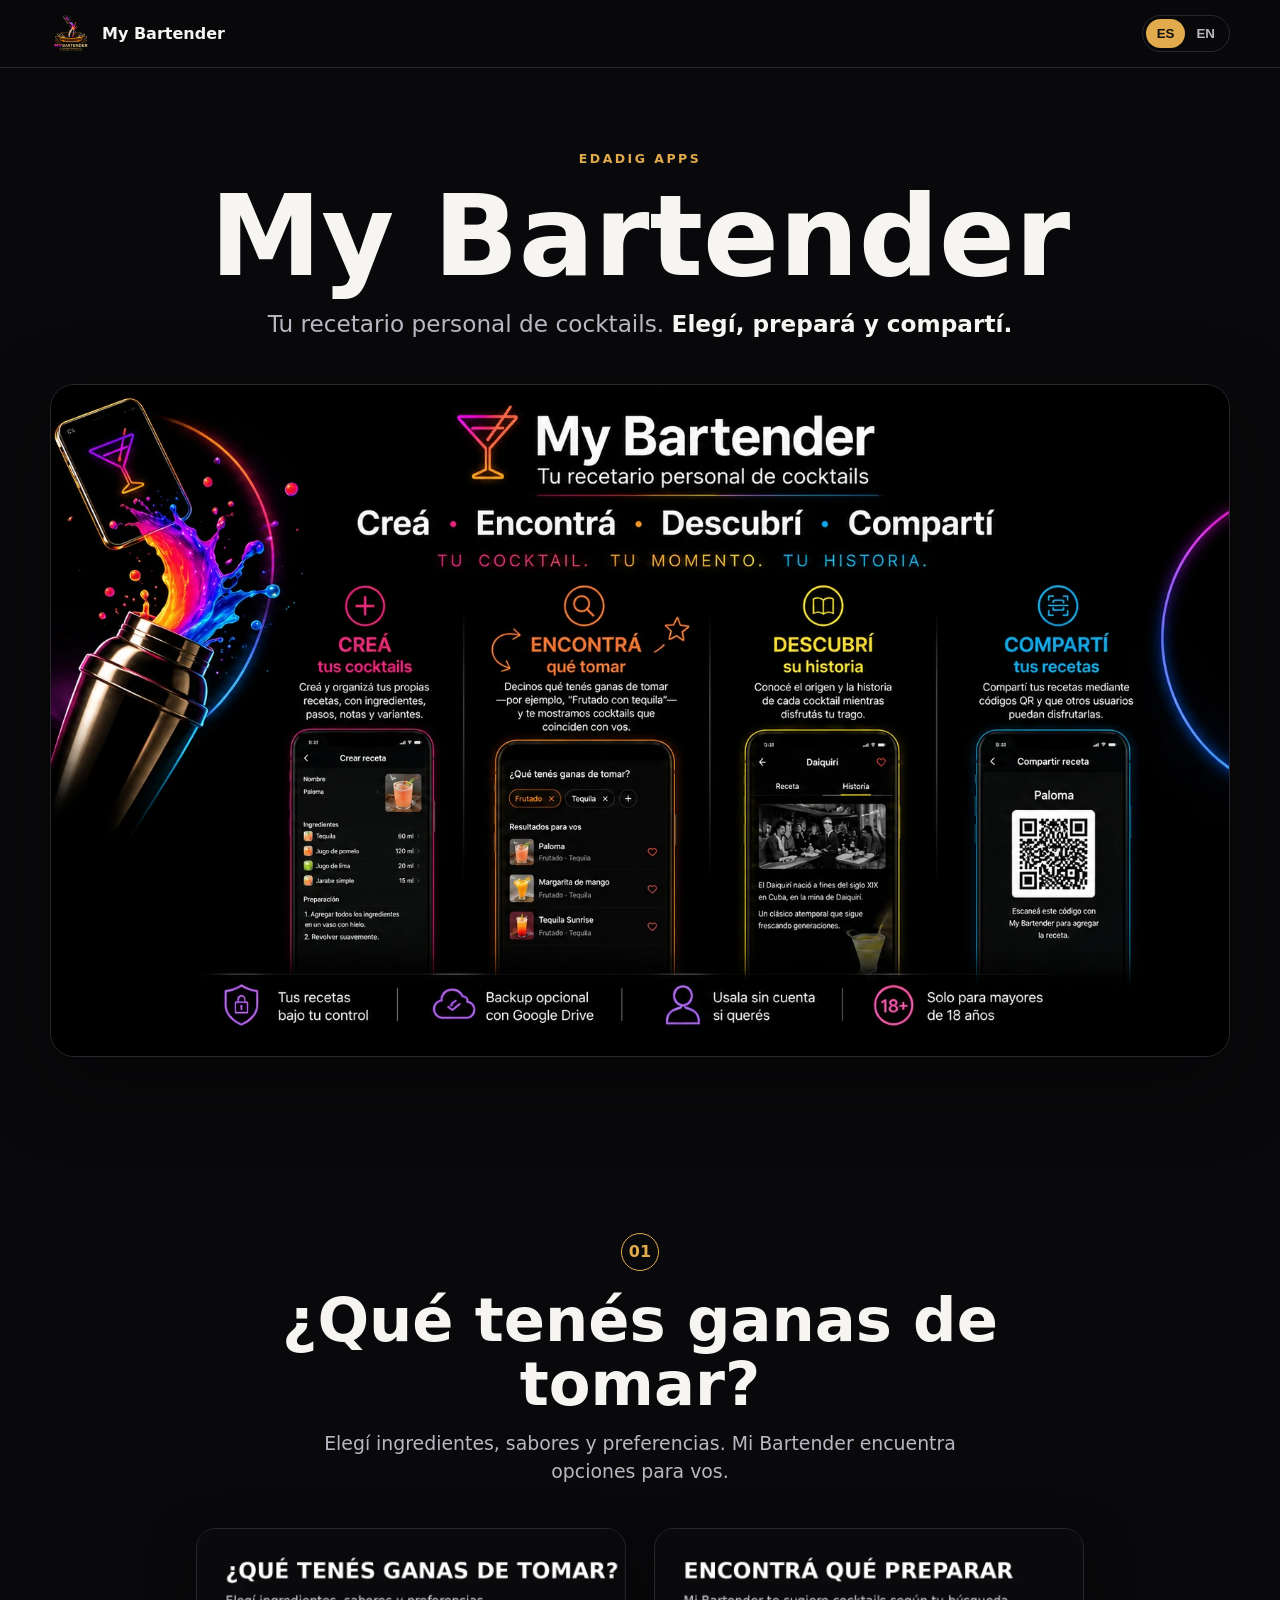
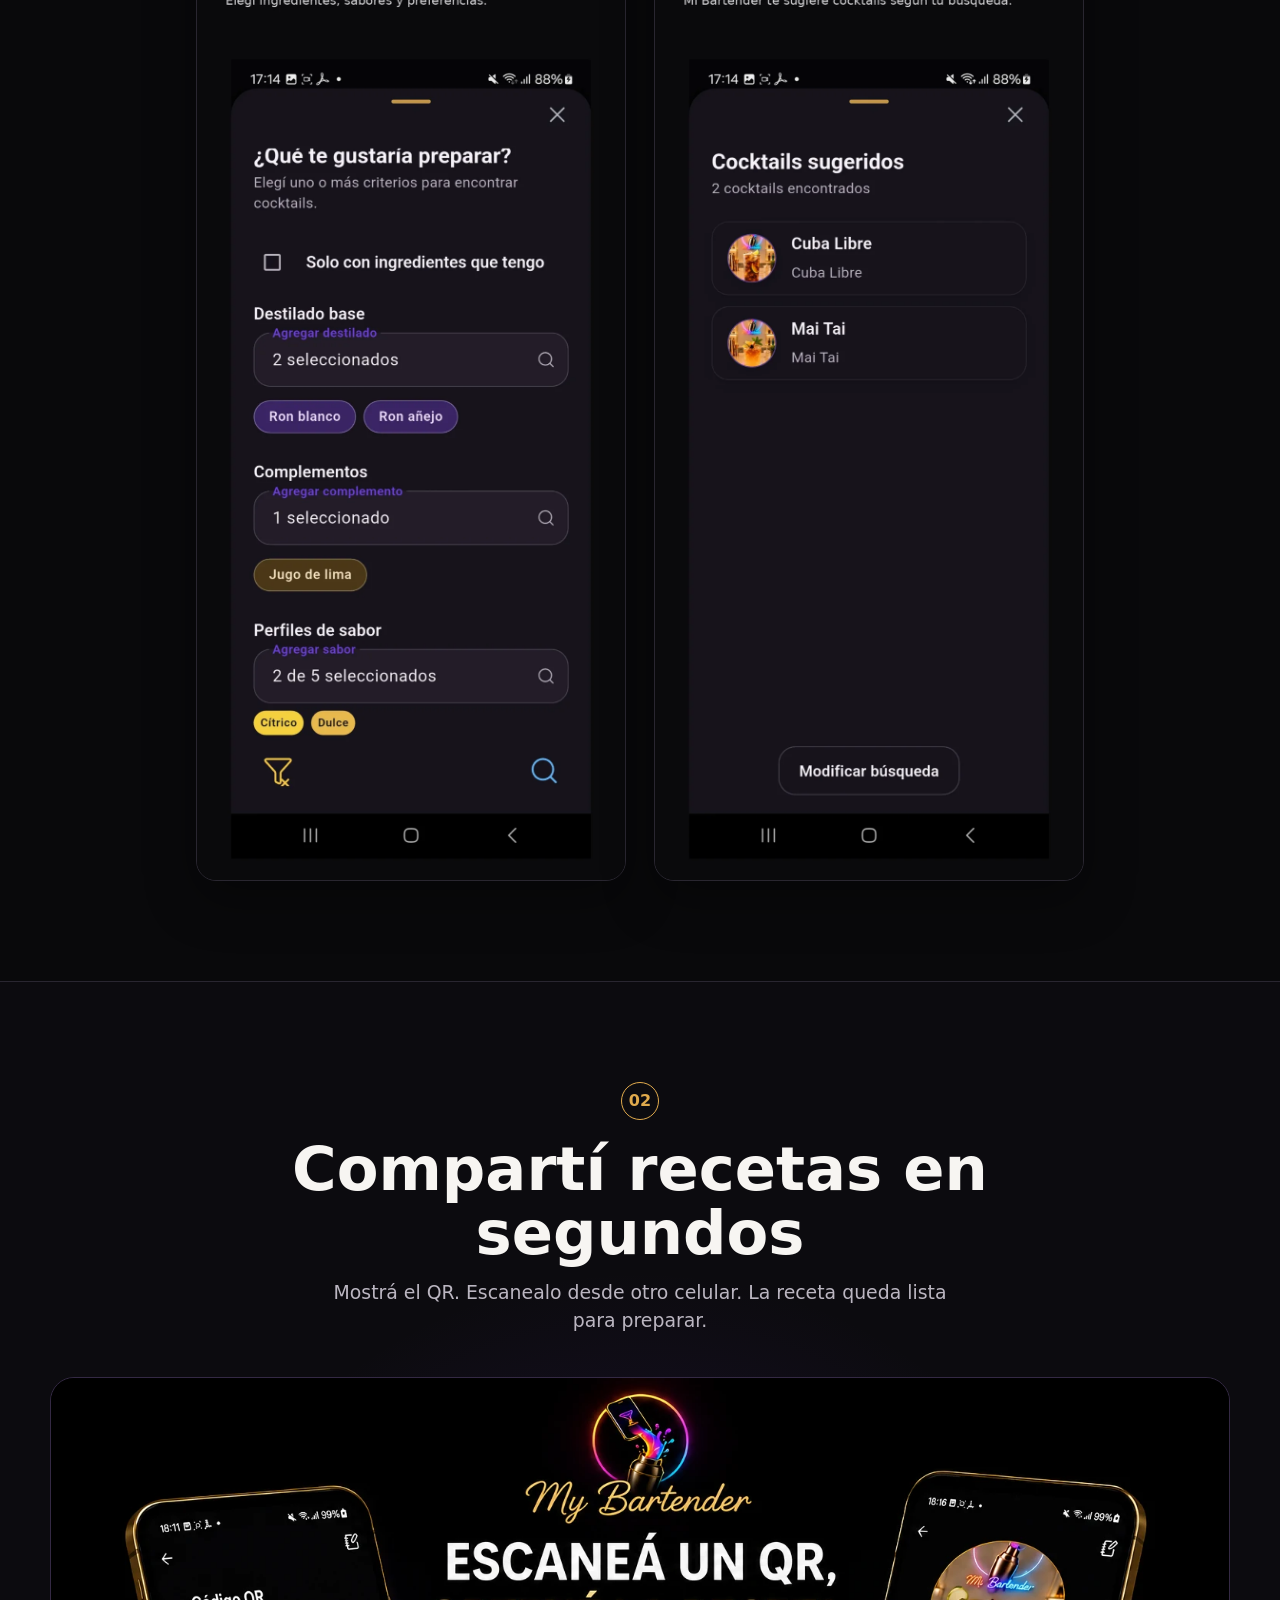
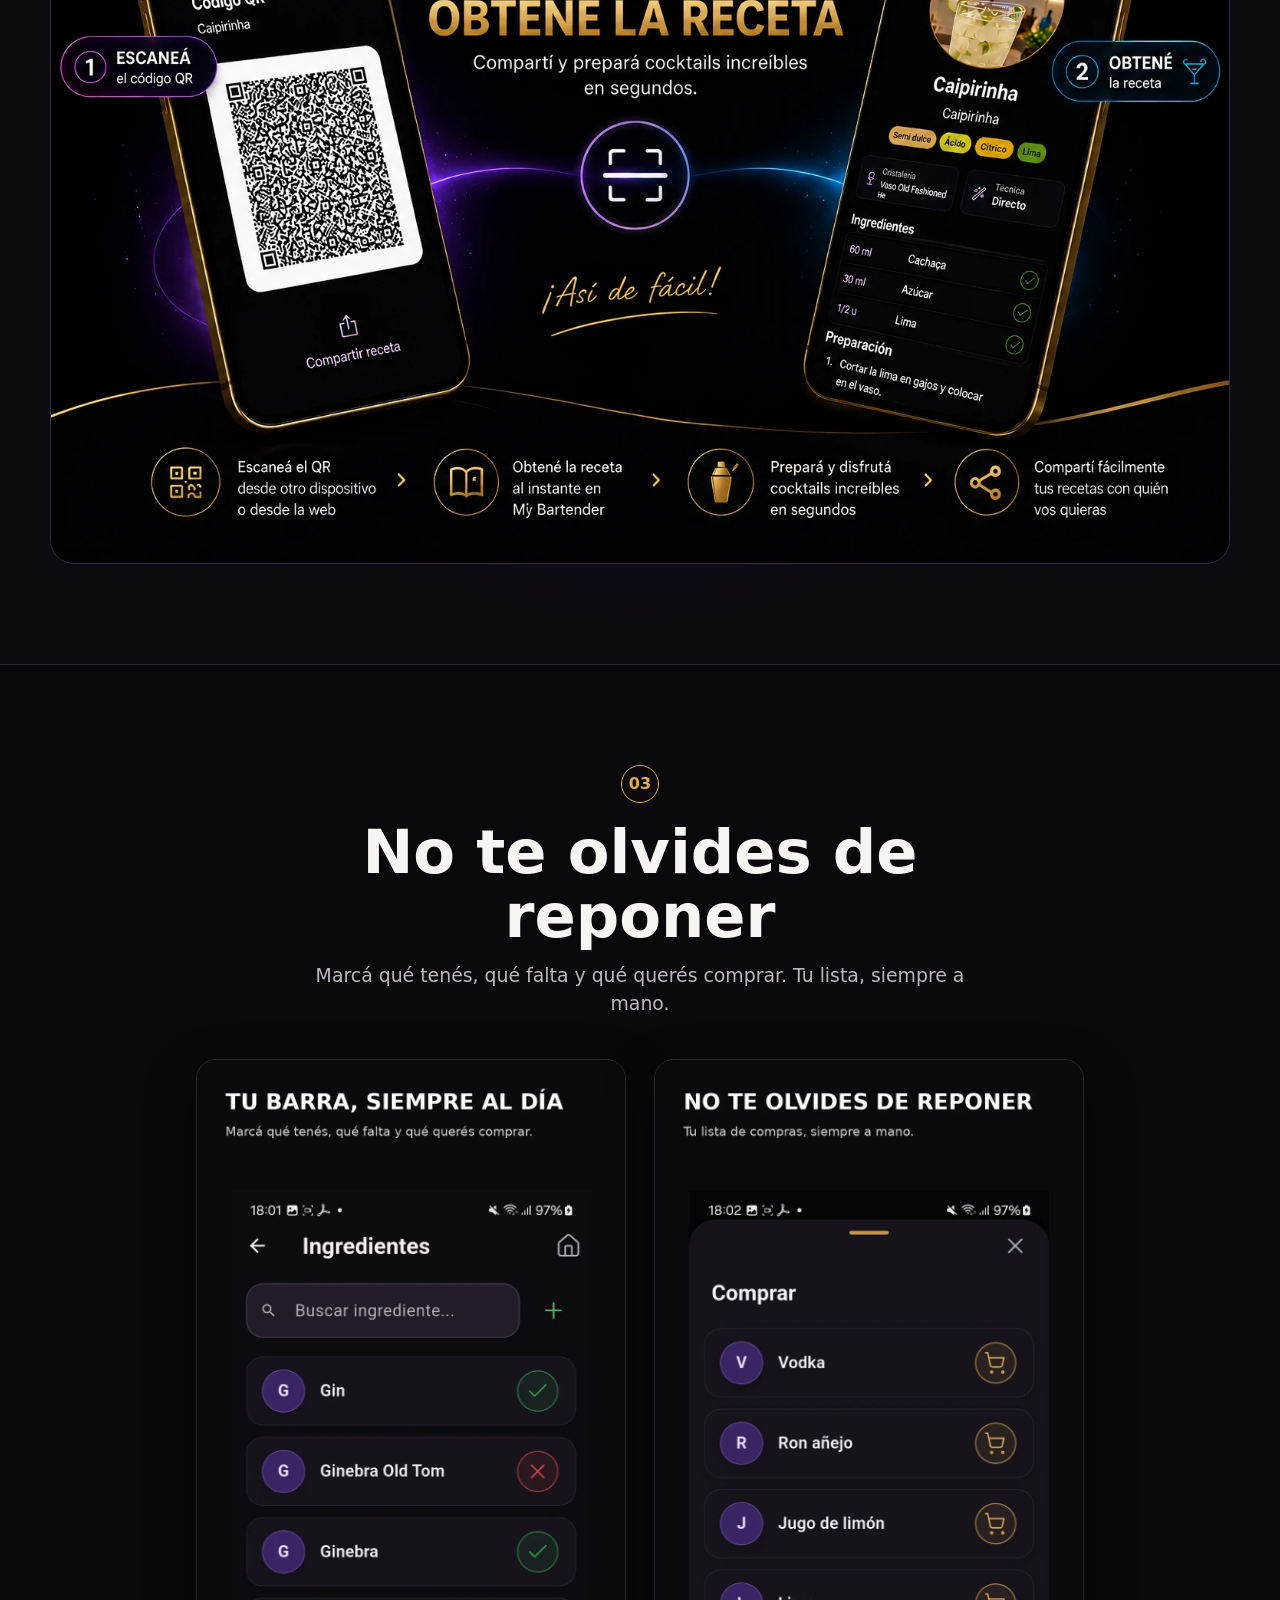
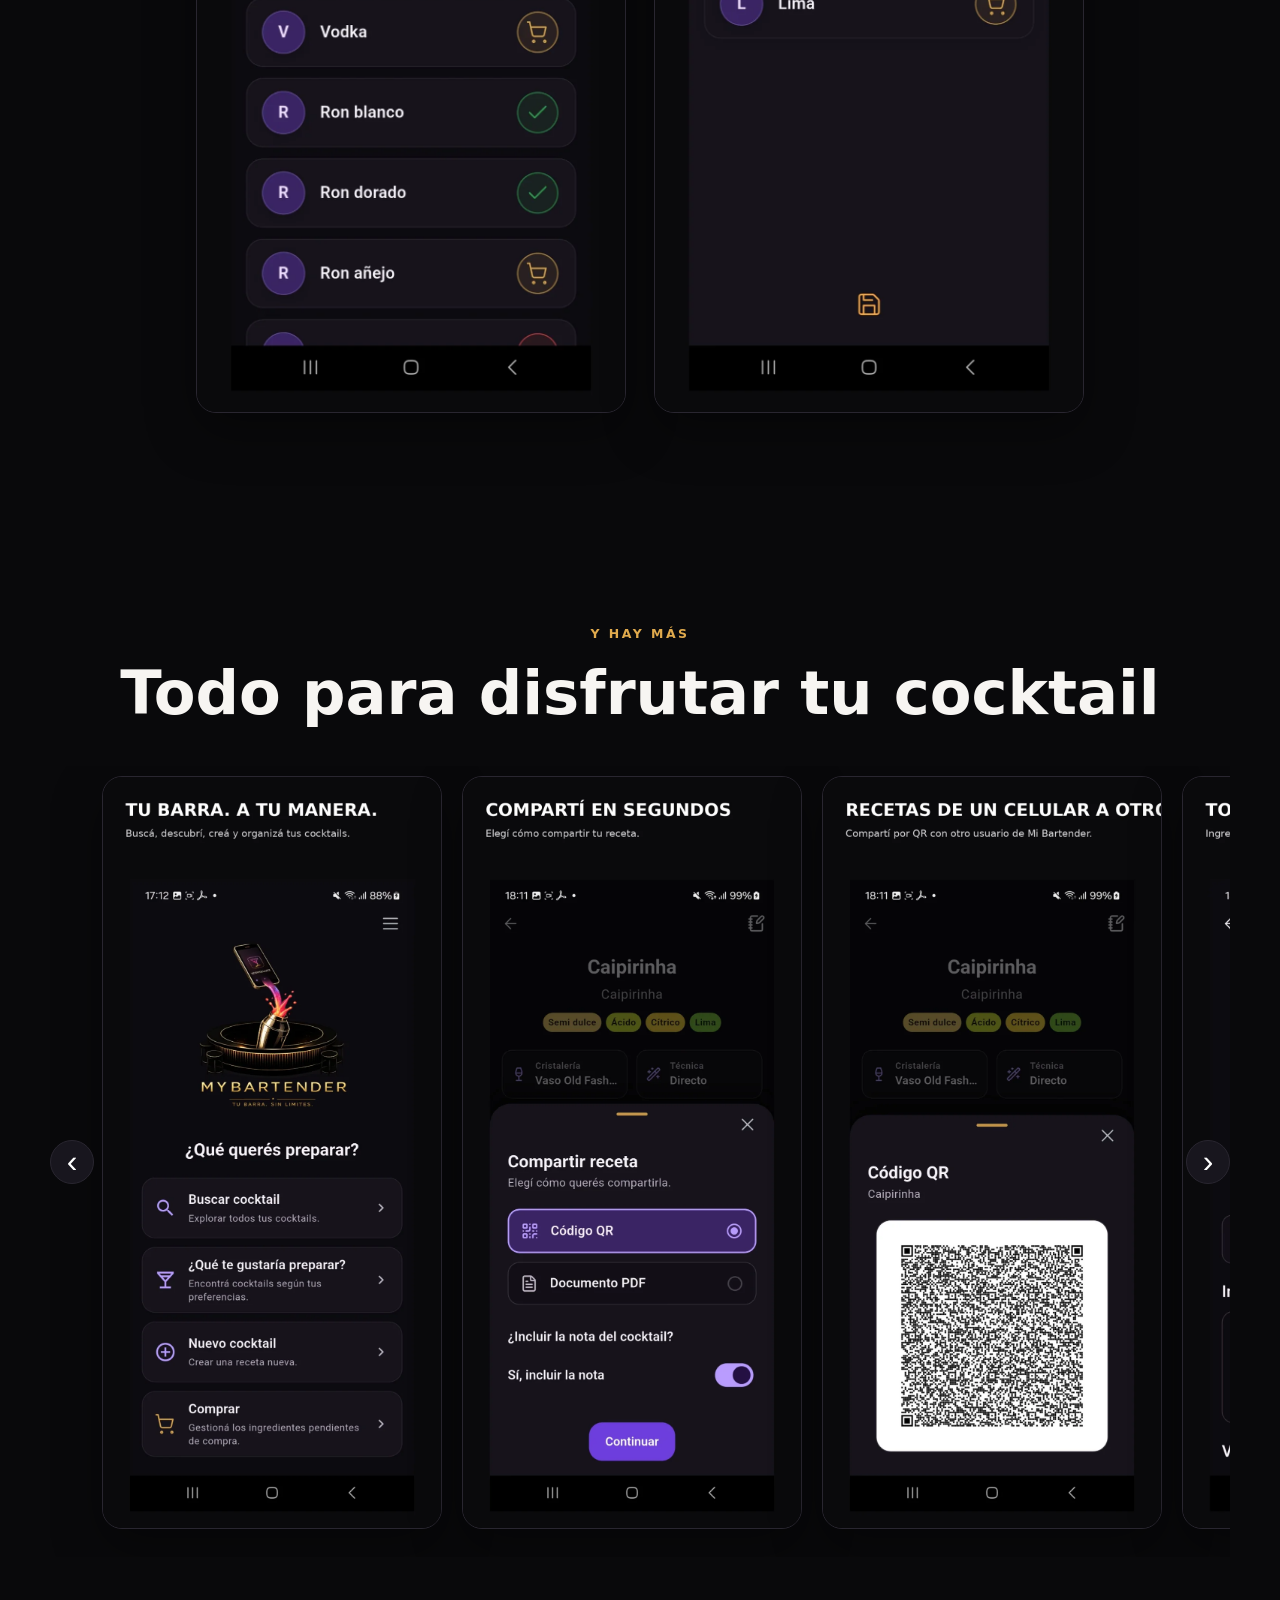
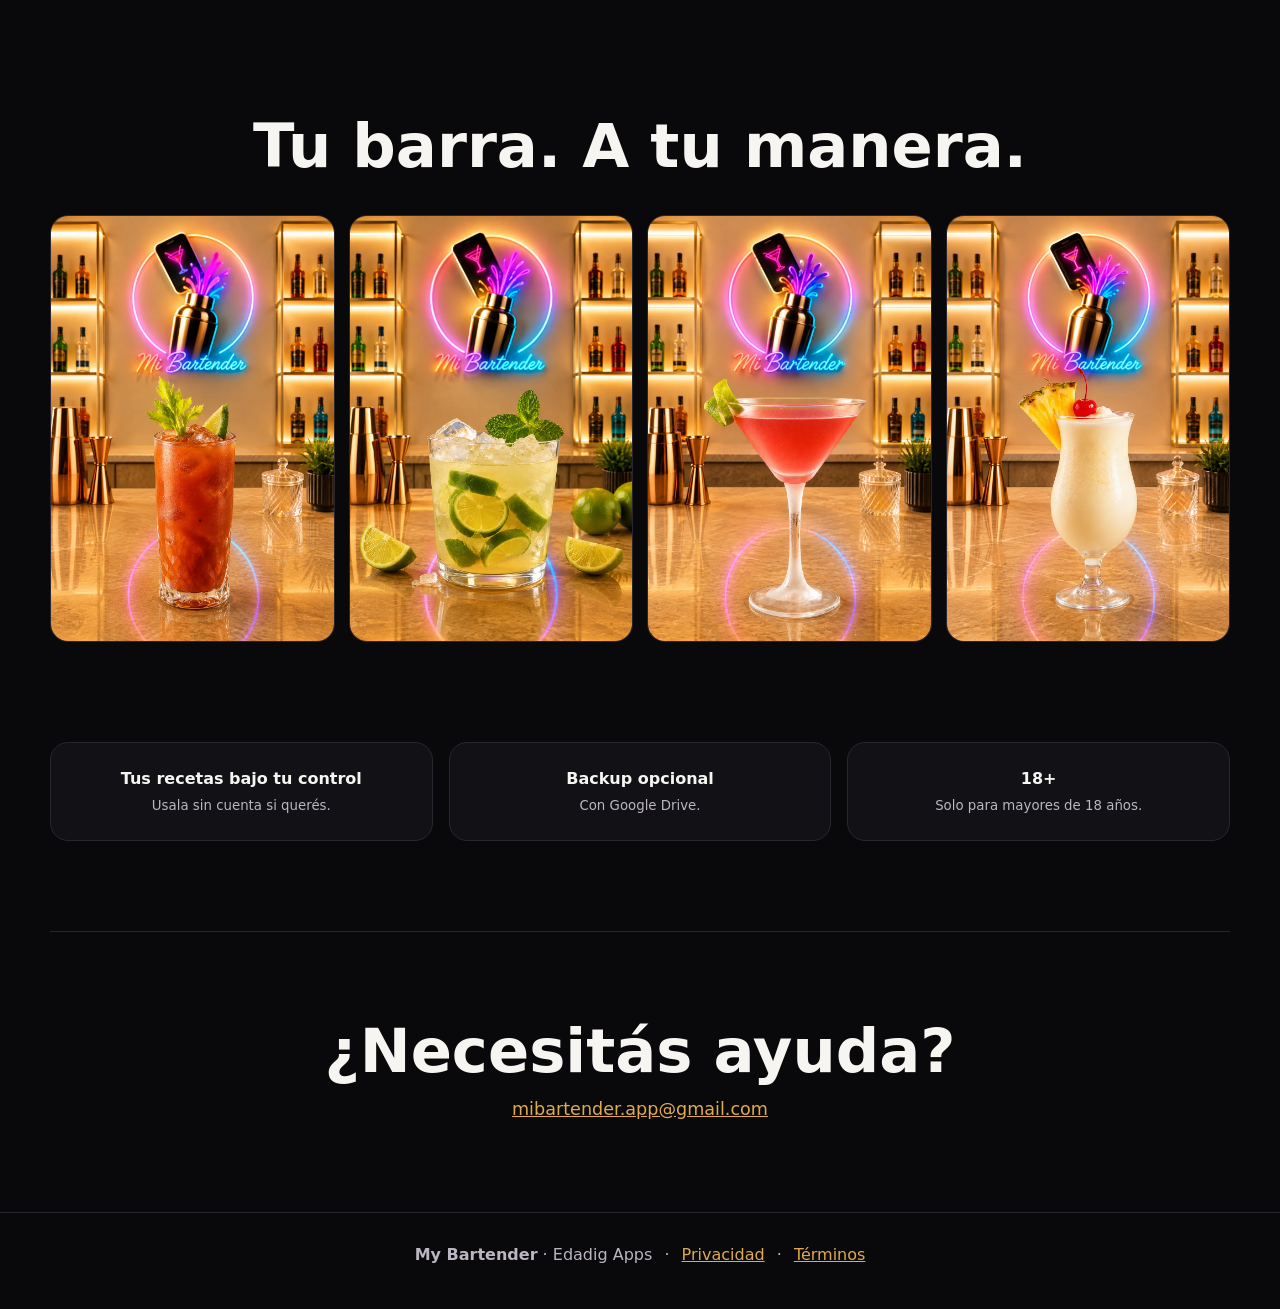
<file: index.html>
<!doctype html>
<html lang="es">
<head>
  <meta charset="utf-8">
  <meta name="viewport" content="width=device-width,initial-scale=1">
  <meta name="description" content="My Bartender: encontrá qué cocktail preparar, compartí recetas y mantené tu lista de compras siempre a mano.">
  <title>My Bartender | Tu barra, sin límites</title>
  <link rel="stylesheet" href="styles.css">
</head>
<body>
<header class="topbar">
  <a class="mini-brand" href="#top"><img src="assets/logo.webp" alt="My Bartender"><span>My Bartender</span></a>
  <div class="lang" role="group" aria-label="Idioma"><button class="active" data-lang="es">ES</button><button data-lang="en">EN</button></div>
</header>
<main id="top">
  <section class="hero wrap">
    <p class="eyebrow">EDADIG APPS</p>
    <h1>My Bartender</h1>
    <p class="hero-line" data-i18n="hero">Tu recetario personal de cocktails. <strong>Elegí, prepará y compartí.</strong></p>
    <img class="flow" src="assets/flow.webp" alt="My Bartender: creá, encontrá, descubrí y compartí cocktails">
  </section>

  <section class="pillar wrap">
    <div class="pillar-copy"><span>01</span><h2 data-i18n="findTitle">¿Qué tenés ganas de tomar?</h2><p data-i18n="findText">Elegí ingredientes, sabores y preferencias. My Bartender encuentra opciones para vos.</p></div>
    <div class="duo"><img src="assets/play-encontrar.webp" alt="Búsqueda de cocktails"><img src="assets/play-sugerencias.webp" alt="Cocktails sugeridos"></div>
  </section>

  <section class="qr-band">
    <div class="wrap"><div class="pillar-copy"><span>02</span><h2 data-i18n="shareTitle">Compartí recetas en segundos</h2><p data-i18n="shareText">Mostrá el QR. Escanealo desde otro celular. La receta queda lista para preparar.</p></div><img class="qr-feature" src="assets/qr-feature.webp" alt="Escaneá un QR y obtené la receta en My Bartender"></div>
  </section>

  <section class="pillar wrap">
    <div class="pillar-copy"><span>03</span><h2 data-i18n="buyTitle">No te olvides de reponer</h2><p data-i18n="buyText">Marcá qué tenés, qué falta y qué querés comprar. Tu lista, siempre a mano.</p></div>
    <div class="duo"><img src="assets/play-barra.webp" alt="Control de ingredientes de tu barra"><img src="assets/play-comprar.webp" alt="Lista de compras"></div>
  </section>

  <section class="more wrap">
    <p class="eyebrow" data-i18n="moreEyebrow">Y hay más</p>
    <h2 data-i18n="moreTitle">Todo para disfrutar tu cocktail</h2>
    <div class="carousel" aria-label="Funciones de My Bartender">
      <button class="arrow prev" aria-label="Anterior">‹</button>
      <div class="track">
        <img src="assets/play-inicio.webp" alt="Inicio de My Bartender">
        <img src="assets/play-compartir.webp" alt="Compartir una receta">
        <img src="assets/play-qr.webp" alt="Código QR de una receta">
        <img src="assets/play-receta.webp" alt="Detalle de una receta">
        <img src="assets/play-historia.webp" alt="Historia de un cocktail">
      </div>
      <button class="arrow next" aria-label="Siguiente">›</button>
    </div>
  </section>

  <section class="cocktails wrap">
    <h2 data-i18n="cocktailsTitle">Tu barra. A tu manera.</h2>
    <div class="cocktail-strip"><img src="assets/cocktail-bloody-mary.webp" alt="Bloody Mary"><img src="assets/cocktail-caipirinha.webp" alt="Caipirinha"><img src="assets/cocktail-cosmopolitan.webp" alt="Cosmopolitan"><img src="assets/cocktail-pina-colada.webp" alt="Piña Colada"></div>
  </section>

  <section class="quick wrap">
    <div><strong data-i18n="localTitle">Tus recetas bajo tu control</strong><small data-i18n="localText">Usala sin cuenta si querés.</small></div>
    <div><strong data-i18n="backupTitle">Backup opcional</strong><small data-i18n="backupText">Con Google Drive.</small></div>
    <div><strong>18+</strong><small data-i18n="ageText">Solo para mayores de 18 años.</small></div>
  </section>

  <section class="support wrap"><h2 data-i18n="supportTitle">¿Necesitás ayuda?</h2><a href="mailto:mibartender.app@gmail.com">mibartender.app@gmail.com</a></section>
</main>
<footer><div class="wrap"><strong>My Bartender</strong> · Edadig Apps <span>·</span> <a href="privacy.html" data-i18n="privacy">Privacidad</a> <span>·</span> <a href="terms.html" data-i18n="terms">Términos</a></div></footer>
<script src="site.js"></script>
</body></html>
</file>
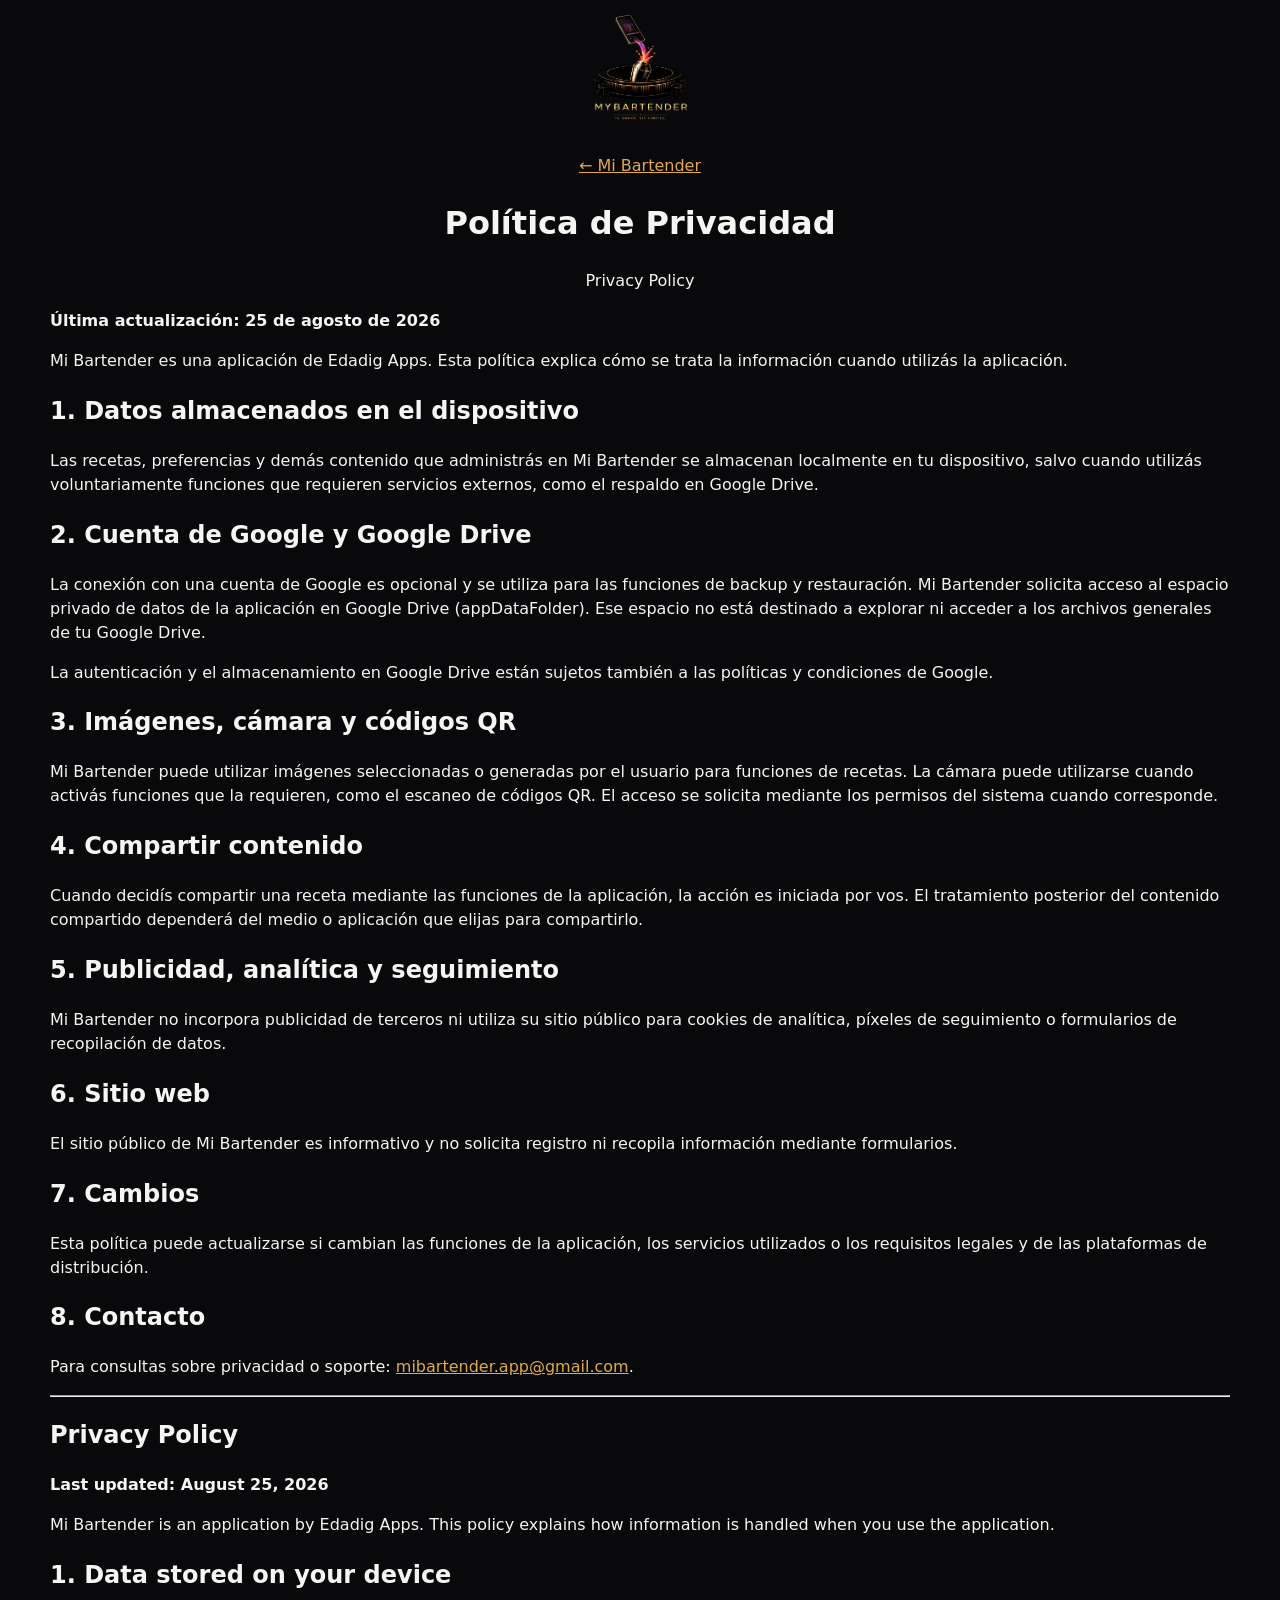
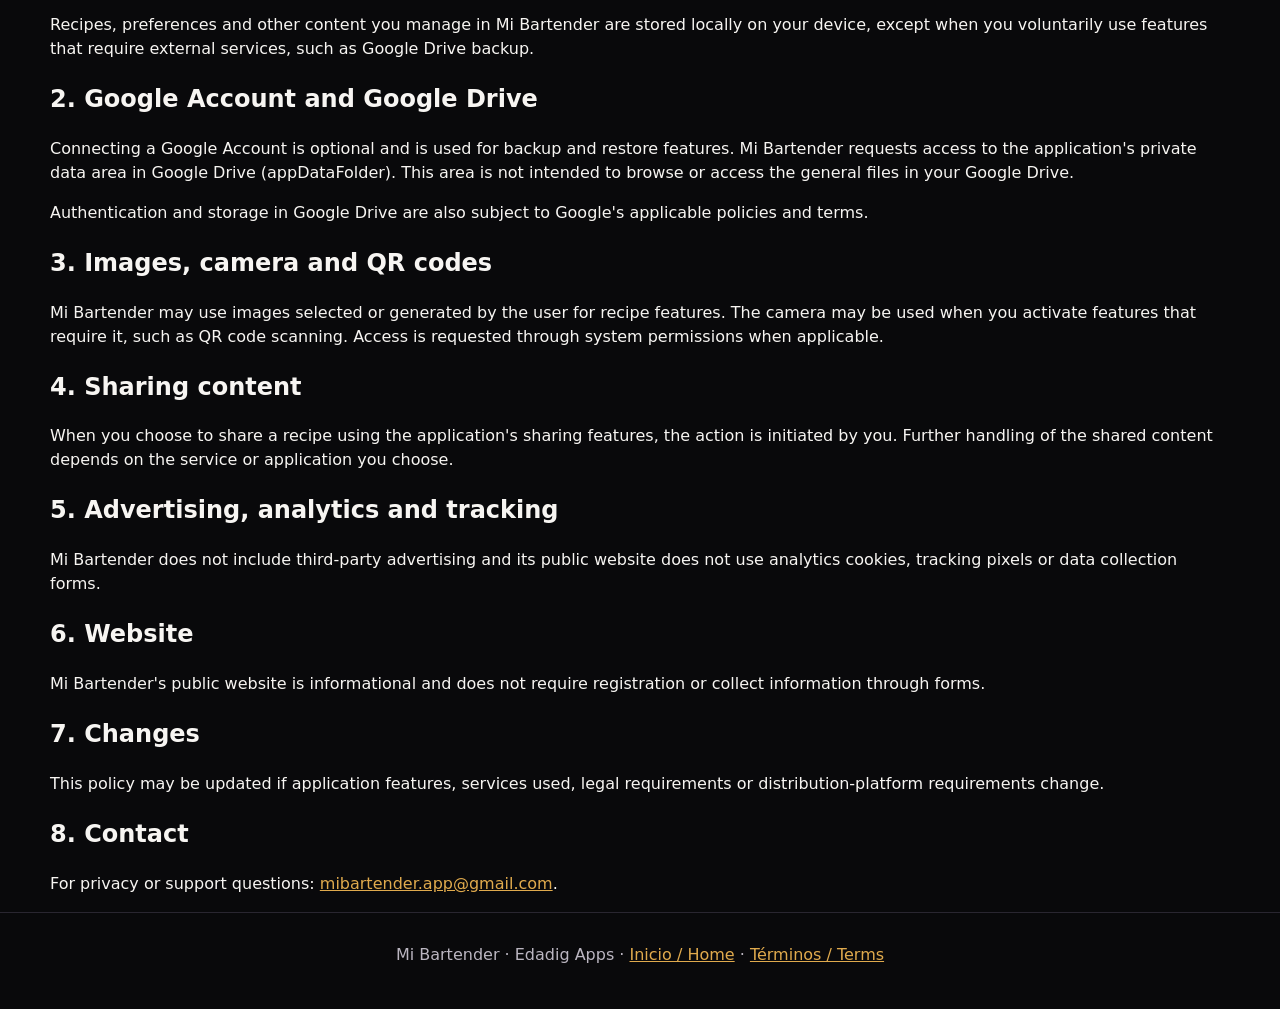
<file: privacy.html>
<!doctype html>
<html lang="es"><head><meta charset="utf-8"><meta name="viewport" content="width=device-width, initial-scale=1"><meta name="description" content="Política de Privacidad de Mi Bartender."><title>Política de Privacidad | Mi Bartender</title><link rel="stylesheet" href="styles.css"></head>
<body><header class="page-head"><div class="wrap">
      <img class="site-logo site-logo-compact" src="assets/mi_bartender_logo.png" alt="Mi Bartender"><a href="index.html">← Mi Bartender</a><h1>Política de Privacidad</h1><p>Privacy Policy</p></div></header><main class="wrap legal">
<section id="es"><p><strong>Última actualización: 25 de agosto de 2026</strong></p><p>Mi Bartender es una aplicación de Edadig Apps. Esta política explica cómo se trata la información cuando utilizás la aplicación.</p><h2>1. Datos almacenados en el dispositivo</h2><p>Las recetas, preferencias y demás contenido que administrás en Mi Bartender se almacenan localmente en tu dispositivo, salvo cuando utilizás voluntariamente funciones que requieren servicios externos, como el respaldo en Google Drive.</p><h2>2. Cuenta de Google y Google Drive</h2><p>La conexión con una cuenta de Google es opcional y se utiliza para las funciones de backup y restauración. Mi Bartender solicita acceso al espacio privado de datos de la aplicación en Google Drive (appDataFolder). Ese espacio no está destinado a explorar ni acceder a los archivos generales de tu Google Drive.</p><p>La autenticación y el almacenamiento en Google Drive están sujetos también a las políticas y condiciones de Google.</p><h2>3. Imágenes, cámara y códigos QR</h2><p>Mi Bartender puede utilizar imágenes seleccionadas o generadas por el usuario para funciones de recetas. La cámara puede utilizarse cuando activás funciones que la requieren, como el escaneo de códigos QR. El acceso se solicita mediante los permisos del sistema cuando corresponde.</p><h2>4. Compartir contenido</h2><p>Cuando decidís compartir una receta mediante las funciones de la aplicación, la acción es iniciada por vos. El tratamiento posterior del contenido compartido dependerá del medio o aplicación que elijas para compartirlo.</p><h2>5. Publicidad, analítica y seguimiento</h2><p>Mi Bartender no incorpora publicidad de terceros ni utiliza su sitio público para cookies de analítica, píxeles de seguimiento o formularios de recopilación de datos.</p><h2>6. Sitio web</h2><p>El sitio público de Mi Bartender es informativo y no solicita registro ni recopila información mediante formularios.</p><h2>7. Cambios</h2><p>Esta política puede actualizarse si cambian las funciones de la aplicación, los servicios utilizados o los requisitos legales y de las plataformas de distribución.</p><h2>8. Contacto</h2><p>Para consultas sobre privacidad o soporte: <a href="mailto:mibartender.app@gmail.com">mibartender.app@gmail.com</a>.</p></section>
<hr><section id="en" lang="en"><h1>Privacy Policy</h1><p><strong>Last updated: August 25, 2026</strong></p><p>Mi Bartender is an application by Edadig Apps. This policy explains how information is handled when you use the application.</p><h2>1. Data stored on your device</h2><p>Recipes, preferences and other content you manage in Mi Bartender are stored locally on your device, except when you voluntarily use features that require external services, such as Google Drive backup.</p><h2>2. Google Account and Google Drive</h2><p>Connecting a Google Account is optional and is used for backup and restore features. Mi Bartender requests access to the application's private data area in Google Drive (appDataFolder). This area is not intended to browse or access the general files in your Google Drive.</p><p>Authentication and storage in Google Drive are also subject to Google's applicable policies and terms.</p><h2>3. Images, camera and QR codes</h2><p>Mi Bartender may use images selected or generated by the user for recipe features. The camera may be used when you activate features that require it, such as QR code scanning. Access is requested through system permissions when applicable.</p><h2>4. Sharing content</h2><p>When you choose to share a recipe using the application's sharing features, the action is initiated by you. Further handling of the shared content depends on the service or application you choose.</p><h2>5. Advertising, analytics and tracking</h2><p>Mi Bartender does not include third-party advertising and its public website does not use analytics cookies, tracking pixels or data collection forms.</p><h2>6. Website</h2><p>Mi Bartender's public website is informational and does not require registration or collect information through forms.</p><h2>7. Changes</h2><p>This policy may be updated if application features, services used, legal requirements or distribution-platform requirements change.</p><h2>8. Contact</h2><p>For privacy or support questions: <a href="mailto:mibartender.app@gmail.com">mibartender.app@gmail.com</a>.</p></section></main><footer><div class="wrap">Mi Bartender · Edadig Apps · <a href="index.html">Inicio / Home</a> · <a href="terms.html">Términos / Terms</a></div></footer></body></html>
</file>
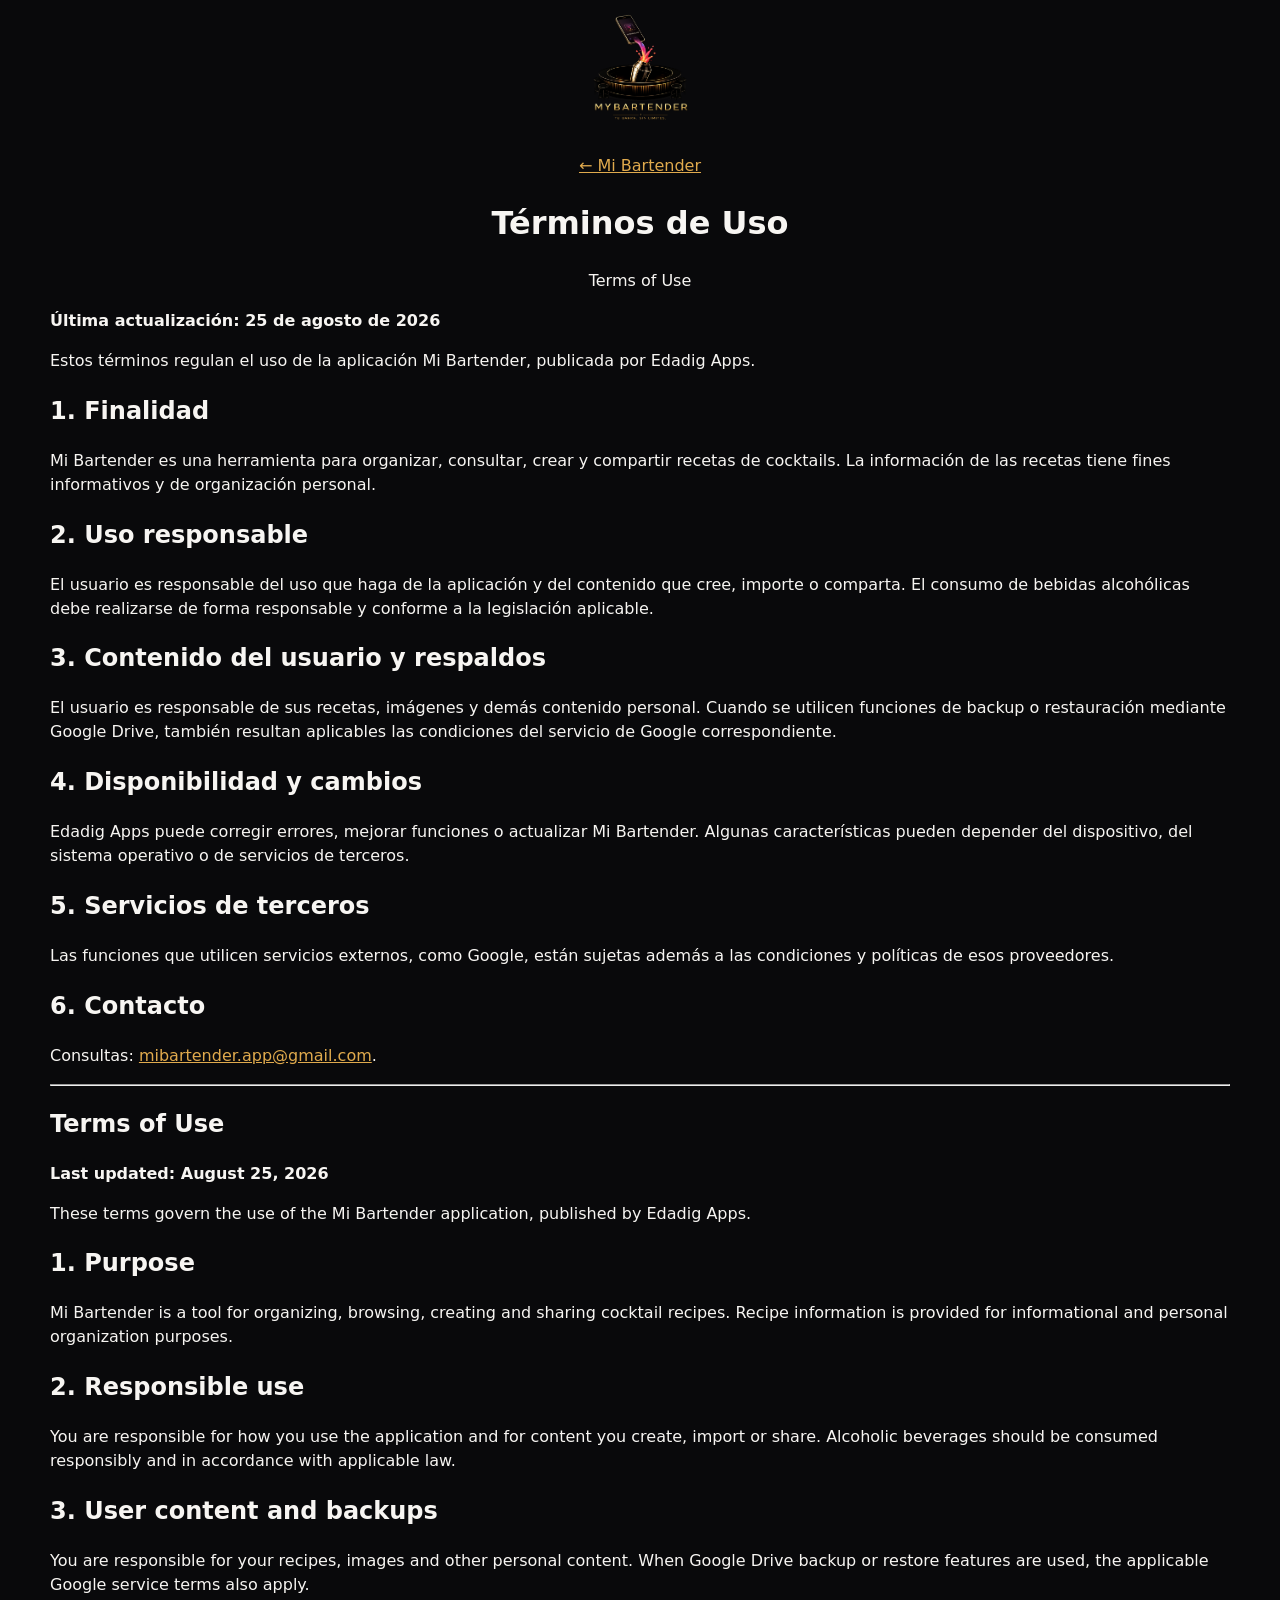
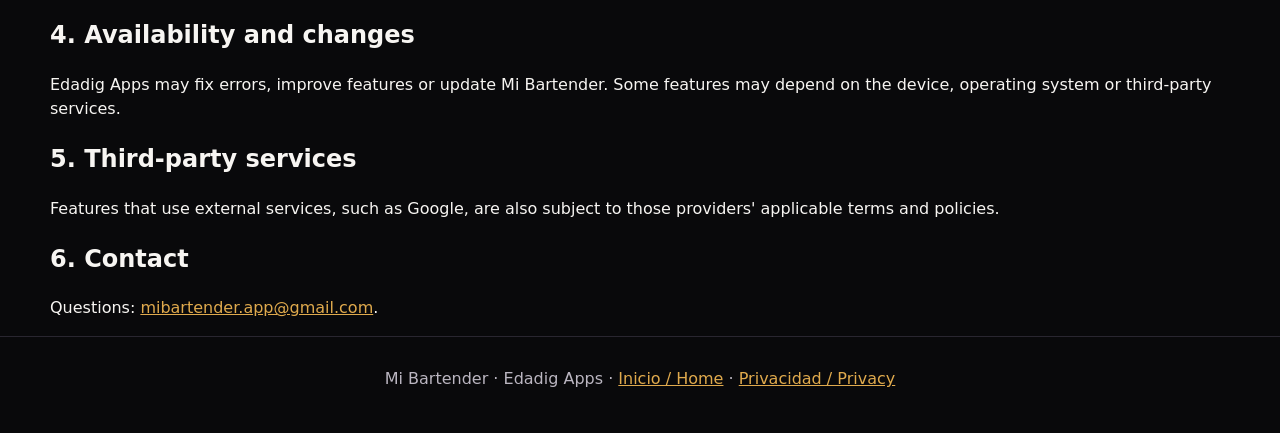
<file: terms.html>
<!doctype html>
<html lang="es"><head><meta charset="utf-8"><meta name="viewport" content="width=device-width, initial-scale=1"><meta name="description" content="Términos de uso de Mi Bartender."><title>Términos de Uso | Mi Bartender</title><link rel="stylesheet" href="styles.css"></head>
<body><header class="page-head"><div class="wrap">
      <img class="site-logo site-logo-compact" src="assets/mi_bartender_logo.png" alt="Mi Bartender"><a href="index.html">← Mi Bartender</a><h1>Términos de Uso</h1><p>Terms of Use</p></div></header><main class="wrap legal"><section id="es"><p><strong>Última actualización: 25 de agosto de 2026</strong></p><p>Estos términos regulan el uso de la aplicación Mi Bartender, publicada por Edadig Apps.</p><h2>1. Finalidad</h2><p>Mi Bartender es una herramienta para organizar, consultar, crear y compartir recetas de cocktails. La información de las recetas tiene fines informativos y de organización personal.</p><h2>2. Uso responsable</h2><p>El usuario es responsable del uso que haga de la aplicación y del contenido que cree, importe o comparta. El consumo de bebidas alcohólicas debe realizarse de forma responsable y conforme a la legislación aplicable.</p><h2>3. Contenido del usuario y respaldos</h2><p>El usuario es responsable de sus recetas, imágenes y demás contenido personal. Cuando se utilicen funciones de backup o restauración mediante Google Drive, también resultan aplicables las condiciones del servicio de Google correspondiente.</p><h2>4. Disponibilidad y cambios</h2><p>Edadig Apps puede corregir errores, mejorar funciones o actualizar Mi Bartender. Algunas características pueden depender del dispositivo, del sistema operativo o de servicios de terceros.</p><h2>5. Servicios de terceros</h2><p>Las funciones que utilicen servicios externos, como Google, están sujetas además a las condiciones y políticas de esos proveedores.</p><h2>6. Contacto</h2><p>Consultas: <a href="mailto:mibartender.app@gmail.com">mibartender.app@gmail.com</a>.</p></section><hr><section id="en" lang="en"><h1>Terms of Use</h1><p><strong>Last updated: August 25, 2026</strong></p><p>These terms govern the use of the Mi Bartender application, published by Edadig Apps.</p><h2>1. Purpose</h2><p>Mi Bartender is a tool for organizing, browsing, creating and sharing cocktail recipes. Recipe information is provided for informational and personal organization purposes.</p><h2>2. Responsible use</h2><p>You are responsible for how you use the application and for content you create, import or share. Alcoholic beverages should be consumed responsibly and in accordance with applicable law.</p><h2>3. User content and backups</h2><p>You are responsible for your recipes, images and other personal content. When Google Drive backup or restore features are used, the applicable Google service terms also apply.</p><h2>4. Availability and changes</h2><p>Edadig Apps may fix errors, improve features or update Mi Bartender. Some features may depend on the device, operating system or third-party services.</p><h2>5. Third-party services</h2><p>Features that use external services, such as Google, are also subject to those providers' applicable terms and policies.</p><h2>6. Contact</h2><p>Questions: <a href="mailto:mibartender.app@gmail.com">mibartender.app@gmail.com</a>.</p></section></main><footer><div class="wrap">Mi Bartender · Edadig Apps · <a href="index.html">Inicio / Home</a> · <a href="privacy.html">Privacidad / Privacy</a></div></footer></body></html>
</file>
<file: styles.css>
:root{--bg:#09090b;--panel:#121116;--text:#f7f5f2;--muted:#bbb6c1;--gold:#e0aa4d;--purple:#9d65ff;--line:#292630;--max:1180px}*{box-sizing:border-box}html{scroll-behavior:smooth}body{margin:0;background:var(--bg);color:var(--text);font:16px/1.5 system-ui,-apple-system,"Segoe UI",sans-serif}img{display:block;max-width:100%}a{color:var(--gold)}.wrap{width:min(calc(100% - 36px),var(--max));margin:auto}.topbar{height:68px;position:sticky;top:0;z-index:20;background:rgba(9,9,11,.9);backdrop-filter:blur(12px);border-bottom:1px solid var(--line);display:flex;align-items:center;justify-content:space-between;padding:0 max(18px,calc((100% - var(--max))/2))}.mini-brand{display:flex;align-items:center;gap:10px;text-decoration:none;color:var(--text);font-weight:750}.mini-brand img{width:42px;height:42px;object-fit:contain}.lang{display:flex;border:1px solid var(--line);border-radius:999px;padding:3px}.lang button{border:0;background:none;color:var(--muted);padding:7px 11px;border-radius:999px;font-weight:800;cursor:pointer}.lang button.active{background:var(--gold);color:#111}.hero{text-align:center;padding:70px 0 76px}.eyebrow{letter-spacing:.2em;text-transform:uppercase;color:var(--gold);font-weight:800;font-size:.78rem}.hero h1{font-size:clamp(3.2rem,9vw,7rem);line-height:.95;margin:.12em 0}.hero-line{font-size:clamp(1.05rem,2.5vw,1.45rem);color:var(--muted);margin:18px auto 42px}.hero-line strong{color:var(--text)}.flow{width:100%;border-radius:24px;border:1px solid var(--line);box-shadow:0 24px 80px rgba(0,0,0,.45)}.pillar{padding:100px 0}.pillar-copy{max-width:760px;margin:0 auto 42px;text-align:center}.pillar-copy span{display:inline-grid;place-items:center;width:38px;height:38px;border:1px solid var(--gold);border-radius:50%;color:var(--gold);font-weight:900}.pillar-copy h2,.more h2,.cocktails h2,.support h2{font-size:clamp(2rem,5vw,3.8rem);line-height:1.05;margin:18px 0 12px}.pillar-copy p{font-size:1.18rem;color:var(--muted);margin:0 auto;max-width:650px}.duo{display:grid;grid-template-columns:repeat(2,minmax(0,430px));justify-content:center;gap:28px}.duo img,.track img{border-radius:20px;border:1px solid var(--line);box-shadow:0 18px 50px rgba(0,0,0,.35)}.qr-band{padding:100px 0;background:radial-gradient(circle at 50% 60%,rgba(96,46,190,.22),transparent 48%),#0c0b0f;border-block:1px solid var(--line)}.qr-feature{width:100%;border-radius:24px;border:1px solid #342944}.more{padding:100px 0;text-align:center}.carousel{position:relative;margin-top:40px}.track{display:flex;gap:20px;overflow-x:auto;scroll-snap-type:x mandatory;padding:10px 52px 28px;scrollbar-width:none}.track::-webkit-scrollbar{display:none}.track img{width:min(72vw,340px);flex:none;scroll-snap-align:center}.arrow{position:absolute;top:50%;translate:0 -50%;z-index:2;width:44px;height:44px;border-radius:50%;border:1px solid var(--line);background:#18161e;color:white;font-size:2rem;cursor:pointer}.prev{left:0}.next{right:0}.cocktails{padding:40px 0 100px;text-align:center}.cocktail-strip{display:grid;grid-template-columns:repeat(4,1fr);gap:14px;margin-top:36px}.cocktail-strip img{aspect-ratio:2/3;object-fit:cover;border-radius:18px;border:1px solid var(--line)}.quick{display:grid;grid-template-columns:repeat(3,1fr);gap:16px;padding-bottom:90px}.quick div{padding:24px;border:1px solid var(--line);border-radius:18px;background:var(--panel);text-align:center}.quick strong,.quick small{display:block}.quick small{color:var(--muted);margin-top:5px}.support{text-align:center;padding:70px 0 90px;border-top:1px solid var(--line)}.support a{font-size:1.1rem}footer{border-top:1px solid var(--line);padding:30px 0 42px;color:var(--muted);text-align:center}footer span{margin:0 7px}@media(max-width:700px){.topbar{height:60px}.mini-brand span{display:none}.hero{padding:46px 0 56px}.hero-line{margin-bottom:28px}.flow,.qr-feature{border-radius:14px}.pillar,.qr-band,.more{padding:70px 0}.duo{gap:12px}.duo img{border-radius:12px}.pillar-copy{margin-bottom:28px}.pillar-copy p{font-size:1rem}.cocktail-strip{display:flex;overflow-x:auto;scroll-snap-type:x mandatory}.cocktail-strip img{width:72vw;flex:none;scroll-snap-align:center}.quick{grid-template-columns:1fr;padding-bottom:60px}.track{padding-inline:24px}.arrow{display:none}}

.page-head .wrap {
  text-align: center;
}

.site-logo-compact {
  width: 140px;
  height: auto;
  display: block;
  margin: 0 auto 14px;
}
</file>
